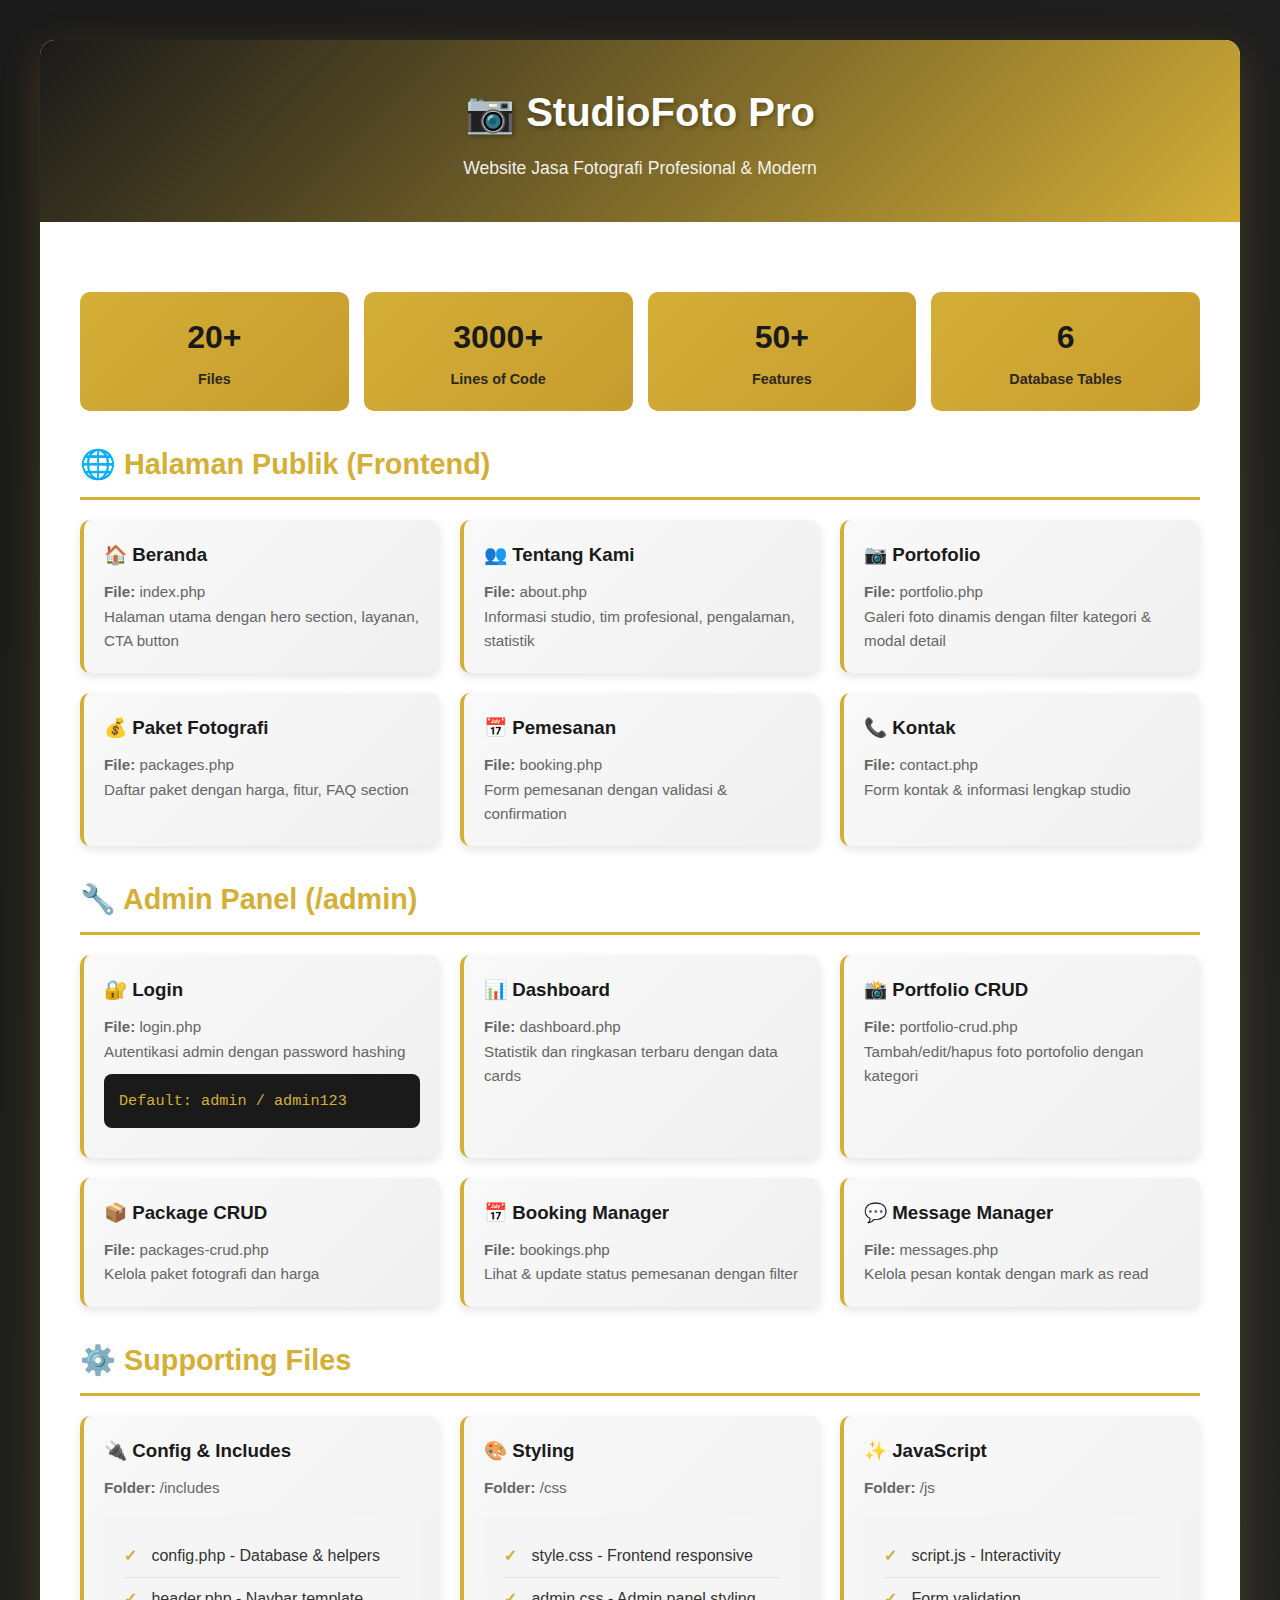
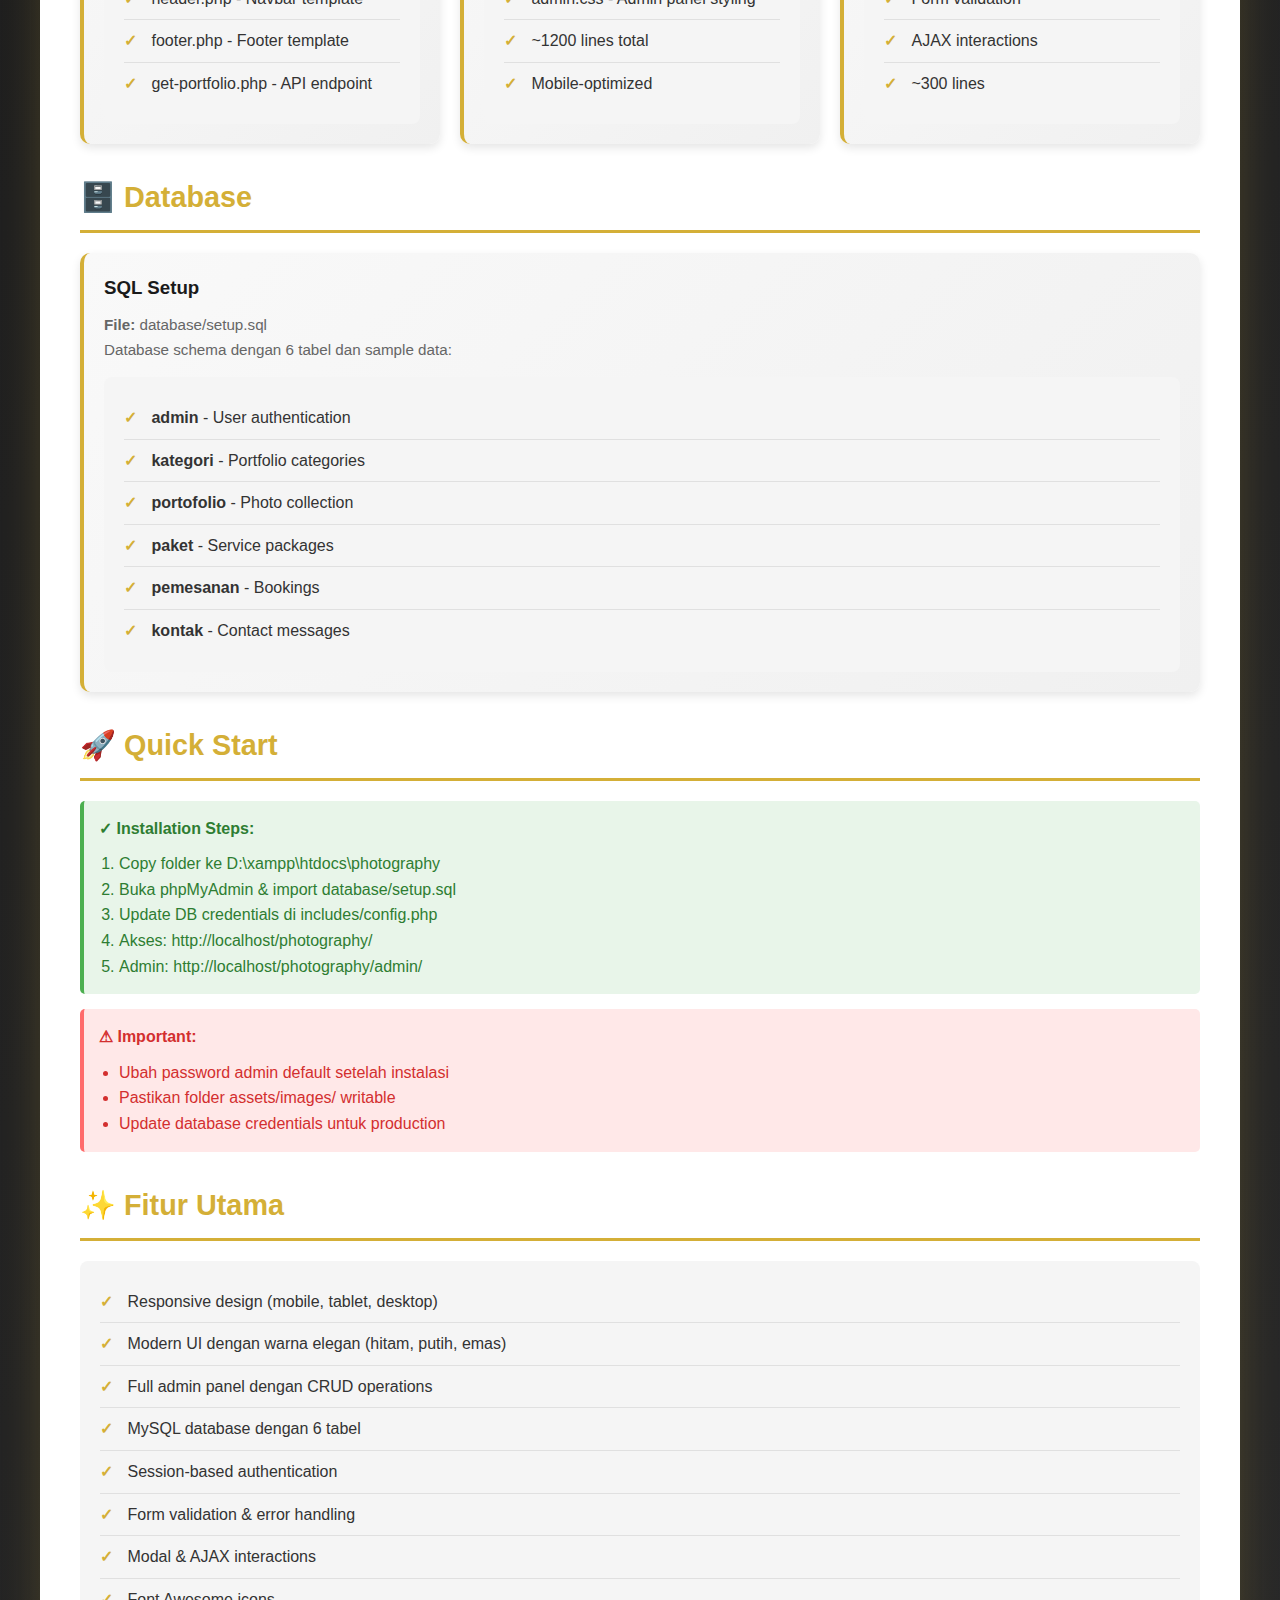
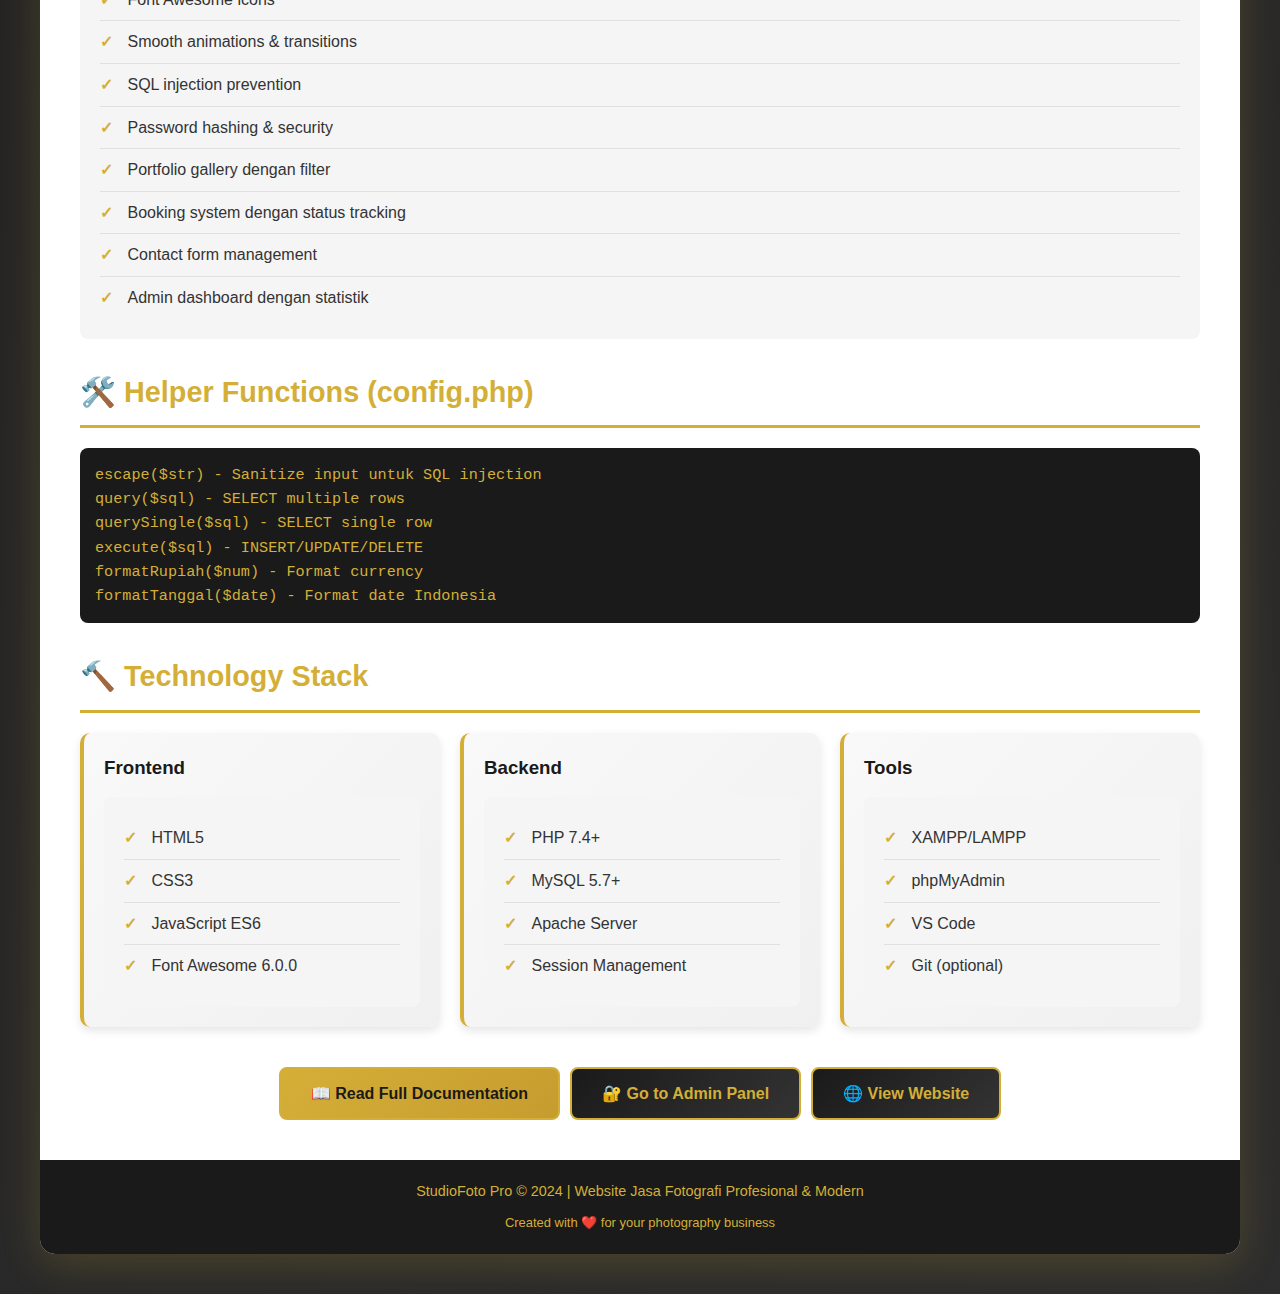
<file: photography/index.html>
<!-- FILE STRUCTURE GUIDE -->
<!-- 
STUDIOOTO PRO - PHOTOGRAPHY WEBSITE
======================================

STRUKTUR FILE & DESKRIPSI LENGKAP

1. PUBLIC PAGES (Frontend)
   └── index.php (Halaman beranda dengan hero section)
   └── about.php (Tentang studio, tim, pengalaman)
   └── portfolio.php (Galeri foto dengan filter kategori)
   └── packages.php (Daftar paket fotografi)
   └── booking.php (Form pemesanan layanan)
   └── contact.php (Form kontak & informasi)

2. ADMIN PANEL (/admin)
   └── login.php (Login page - default: admin/admin123)
   └── dashboard.php (Dashboard dengan statistik)
   └── portfolio-crud.php (Kelola portofolio: add/edit/delete)
   └── packages-crud.php (Kelola paket: add/edit/delete)
   └── bookings.php (Lihat & ubah status pemesanan)
   └── messages.php (Lihat pesan kontak dari pengunjung)
   └── logout.php (Logout)

3. INCLUDES (/includes)
   └── config.php (Database connection & helper functions)
   └── header.php (Navbar template)
   └── footer.php (Footer template)
   └── get-portfolio.php (JSON API untuk portfolio detail)

4. STYLING (/css)
   └── style.css (Frontend styling - responsive design)
   └── admin.css (Admin panel styling)

5. SCRIPTS (/js)
   └── script.js (JavaScript untuk frontend & admin interactivity)

6. DATABASE (/database)
   └── setup.sql (Database schema & sample data)
   
7. ASSETS (/assets)
   └── images/ (Folder untuk menyimpan foto portofolio)

8. DOCUMENTATION
   └── README.md (Panduan lengkap instalasi & penggunaan)
   └── index.html (File ini - struktur folder guide)

======================================
QUICK START GUIDE
======================================

INSTALASI:
1. Copy folder ke D:\xampp\htdocs\photography
2. Import database/setup.sql ke phpMyAdmin
3. Update database credentials di includes/config.php
4. Akses: http://localhost/photography/
5. Admin: http://localhost/photography/admin/login.php

DEFAULT LOGIN:
- Username: admin
- Password: admin123

FEATURES:
✓ Responsive design (mobile, tablet, desktop)
✓ Modern UI dengan warna elegan (hitam, putih, emas)
✓ Full admin panel dengan CRUD
✓ Database MySQL dengan 6 tabel
✓ Form validation & error handling
✓ Session-based authentication
✓ Modal & AJAX interactions
✓ Font Awesome icons

DATABASE TABLES:
1. admin - User admin dengan authentication
2. kategori - Kategori foto portofolio
3. portofolio - Koleksi foto dengan kategori
4. paket - Paket layanan fotografi
5. pemesanan - Data pemesanan dari klien
6. kontak - Pesan kontak dari pengunjung

STYLING COLORS:
- Primary: #1a1a1a (Dark Black)
- Accent: #d4af37 (Gold)
- Light: #f5f5f5 (Light Gray)

RESPONSIVE BREAKPOINTS:
- Desktop: >= 1024px
- Tablet: 768px - 1023px
- Mobile: < 768px

ADMIN FEATURES:
✓ Dashboard dengan statistik
✓ Portfolio management (CRUD)
✓ Package management (CRUD)
✓ Booking management (filter & status update)
✓ Message management (view & mark read)
✓ Date & month filtering
✓ Modal for details viewing

SECURITY:
✓ Input escaping untuk SQL injection prevention
✓ Password hashing dengan PHP password_verify()
✓ Session-based authentication
✓ SQL prepared statements ready

HELPER FUNCTIONS (config.php):
- escape($str) - Sanitize input
- query($sql) - SELECT multiple rows
- querySingle($sql) - SELECT single row
- execute($sql) - INSERT/UPDATE/DELETE
- formatRupiah($number) - Format currency
- formatTanggal($date) - Format date Indonesia

API ENDPOINTS:
- includes/get-portfolio.php?id=X - Get portfolio detail as JSON

IMPORTANT NOTES:
⚠ Update admin password setelah instalasi
⚠ Jangan commit database credentials
⚠ Pastikan folder assets/images/ writable
⚠ Enable mod_rewrite di Apache jika perlu

FILE SIZES (APPROXIMATE):
- style.css: ~800 lines
- admin.css: ~400 lines
- script.js: ~300 lines
- portfolio-crud.php: ~200 lines
- packages-crud.php: ~180 lines
- bookings.php: ~250 lines
- messages.php: ~240 lines
- config.php: ~100 lines

TOTAL FILES: 20+
TOTAL LINES OF CODE: ~3000+
FEATURES: 50+

This is a complete, production-ready photography website!
Enjoy building your photography business! 📷✨
-->

<!DOCTYPE html>
<html lang="id">
<head>
    <meta charset="UTF-8">
    <meta name="viewport" content="width=device-width, initial-scale=1.0">
    <title>StudioFoto Pro - Project Structure</title>
    <style>
        * {
            margin: 0;
            padding: 0;
            box-sizing: border-box;
        }
        body {
            font-family: 'Segoe UI', Tahoma, Geneva, Verdana, sans-serif;
            background: linear-gradient(135deg, #1a1a1a 0%, #2d2d2d 100%);
            color: #333;
            line-height: 1.6;
            padding: 40px 20px;
        }
        .container {
            max-width: 1200px;
            margin: 0 auto;
            background: white;
            border-radius: 15px;
            overflow: hidden;
            box-shadow: 0 10px 40px rgba(212, 175, 55, 0.2);
        }
        header {
            background: linear-gradient(135deg, #1a1a1a 0%, #d4af37 100%);
            color: white;
            padding: 40px;
            text-align: center;
        }
        header h1 {
            font-size: 2.5em;
            margin-bottom: 10px;
            text-shadow: 2px 2px 4px rgba(0,0,0,0.3);
        }
        header p {
            font-size: 1.1em;
            opacity: 0.9;
        }
        .content {
            padding: 40px;
        }
        .section {
            margin-bottom: 30px;
        }
        .section h2 {
            color: #d4af37;
            font-size: 1.8em;
            margin-bottom: 20px;
            border-bottom: 3px solid #d4af37;
            padding-bottom: 10px;
        }
        .grid {
            display: grid;
            grid-template-columns: repeat(auto-fit, minmax(300px, 1fr));
            gap: 20px;
            margin-bottom: 30px;
        }
        .card {
            background: linear-gradient(135deg, #f9f9f9 0%, #f0f0f0 100%);
            border-left: 4px solid #d4af37;
            padding: 20px;
            border-radius: 10px;
            box-shadow: 0 4px 10px rgba(0,0,0,0.1);
            transition: transform 0.3s ease, box-shadow 0.3s ease;
        }
        .card:hover {
            transform: translateY(-5px);
            box-shadow: 0 8px 20px rgba(212, 175, 55, 0.3);
        }
        .card h3 {
            color: #1a1a1a;
            margin-bottom: 10px;
            display: flex;
            align-items: center;
            gap: 10px;
        }
        .card p {
            color: #666;
            font-size: 0.95em;
        }
        .feature-list {
            list-style: none;
            background: #f5f5f5;
            padding: 20px;
            border-radius: 8px;
            margin-top: 15px;
        }
        .feature-list li {
            padding: 8px 0;
            border-bottom: 1px solid #e0e0e0;
        }
        .feature-list li:last-child {
            border-bottom: none;
        }
        .feature-list li:before {
            content: "✓ ";
            color: #d4af37;
            font-weight: bold;
            margin-right: 10px;
        }
        .code-box {
            background: #1a1a1a;
            color: #d4af37;
            padding: 15px;
            border-radius: 8px;
            font-family: 'Courier New', monospace;
            font-size: 0.95em;
            overflow-x: auto;
            margin: 10px 0;
        }
        .button-group {
            display: flex;
            gap: 10px;
            flex-wrap: wrap;
            margin-top: 20px;
        }
        .btn {
            display: inline-block;
            padding: 12px 30px;
            background: linear-gradient(135deg, #1a1a1a 0%, #333 100%);
            color: #d4af37;
            text-decoration: none;
            border-radius: 8px;
            font-weight: bold;
            transition: all 0.3s ease;
            border: 2px solid #d4af37;
        }
        .btn:hover {
            background: linear-gradient(135deg, #d4af37 0%, #c79c2f 100%);
            color: #1a1a1a;
            transform: scale(1.05);
        }
        .btn-primary {
            background: linear-gradient(135deg, #d4af37 0%, #c79c2f 100%);
            color: #1a1a1a;
            border: 2px solid #d4af37;
        }
        .btn-primary:hover {
            background: linear-gradient(135deg, #1a1a1a 0%, #333 100%);
            color: #d4af37;
        }
        footer {
            background: #1a1a1a;
            color: #d4af37;
            text-align: center;
            padding: 20px;
            font-size: 0.9em;
        }
        .stats {
            display: grid;
            grid-template-columns: repeat(auto-fit, minmax(200px, 1fr));
            gap: 15px;
            margin: 30px 0;
        }
        .stat-item {
            background: linear-gradient(135deg, #d4af37 0%, #c79c2f 100%);
            color: #1a1a1a;
            padding: 20px;
            border-radius: 10px;
            text-align: center;
            font-weight: bold;
        }
        .stat-item .number {
            font-size: 2em;
            margin-bottom: 5px;
        }
        .stat-item .label {
            font-size: 0.9em;
            opacity: 0.9;
        }
        .warning {
            background: #ffe8e8;
            border-left: 4px solid #ff6b6b;
            padding: 15px;
            border-radius: 5px;
            margin: 15px 0;
            color: #d32f2f;
        }
        .success {
            background: #e8f5e9;
            border-left: 4px solid #4caf50;
            padding: 15px;
            border-radius: 5px;
            margin: 15px 0;
            color: #2e7d32;
        }
    </style>
</head>
<body>

<div class="container">
    <header>
        <h1>📷 StudioFoto Pro</h1>
        <p>Website Jasa Fotografi Profesional & Modern</p>
    </header>

    <div class="content">
        <!-- Project Stats -->
        <div class="stats">
            <div class="stat-item">
                <div class="number">20+</div>
                <div class="label">Files</div>
            </div>
            <div class="stat-item">
                <div class="number">3000+</div>
                <div class="label">Lines of Code</div>
            </div>
            <div class="stat-item">
                <div class="number">50+</div>
                <div class="label">Features</div>
            </div>
            <div class="stat-item">
                <div class="number">6</div>
                <div class="label">Database Tables</div>
            </div>
        </div>

        <!-- Public Pages Section -->
        <div class="section">
            <h2>🌐 Halaman Publik (Frontend)</h2>
            <div class="grid">
                <div class="card">
                    <h3>🏠 Beranda</h3>
                    <p><strong>File:</strong> index.php</p>
                    <p>Halaman utama dengan hero section, layanan, CTA button</p>
                </div>
                <div class="card">
                    <h3>👥 Tentang Kami</h3>
                    <p><strong>File:</strong> about.php</p>
                    <p>Informasi studio, tim profesional, pengalaman, statistik</p>
                </div>
                <div class="card">
                    <h3>📷 Portofolio</h3>
                    <p><strong>File:</strong> portfolio.php</p>
                    <p>Galeri foto dinamis dengan filter kategori & modal detail</p>
                </div>
                <div class="card">
                    <h3>💰 Paket Fotografi</h3>
                    <p><strong>File:</strong> packages.php</p>
                    <p>Daftar paket dengan harga, fitur, FAQ section</p>
                </div>
                <div class="card">
                    <h3>📅 Pemesanan</h3>
                    <p><strong>File:</strong> booking.php</p>
                    <p>Form pemesanan dengan validasi & confirmation</p>
                </div>
                <div class="card">
                    <h3>📞 Kontak</h3>
                    <p><strong>File:</strong> contact.php</p>
                    <p>Form kontak & informasi lengkap studio</p>
                </div>
            </div>
        </div>

        <!-- Admin Panel Section -->
        <div class="section">
            <h2>🔧 Admin Panel (/admin)</h2>
            <div class="grid">
                <div class="card">
                    <h3>🔐 Login</h3>
                    <p><strong>File:</strong> login.php</p>
                    <p>Autentikasi admin dengan password hashing</p>
                    <div class="code-box">Default: admin / admin123</div>
                </div>
                <div class="card">
                    <h3>📊 Dashboard</h3>
                    <p><strong>File:</strong> dashboard.php</p>
                    <p>Statistik dan ringkasan terbaru dengan data cards</p>
                </div>
                <div class="card">
                    <h3>📸 Portfolio CRUD</h3>
                    <p><strong>File:</strong> portfolio-crud.php</p>
                    <p>Tambah/edit/hapus foto portofolio dengan kategori</p>
                </div>
                <div class="card">
                    <h3>📦 Package CRUD</h3>
                    <p><strong>File:</strong> packages-crud.php</p>
                    <p>Kelola paket fotografi dan harga</p>
                </div>
                <div class="card">
                    <h3>📅 Booking Manager</h3>
                    <p><strong>File:</strong> bookings.php</p>
                    <p>Lihat & update status pemesanan dengan filter</p>
                </div>
                <div class="card">
                    <h3>💬 Message Manager</h3>
                    <p><strong>File:</strong> messages.php</p>
                    <p>Kelola pesan kontak dengan mark as read</p>
                </div>
            </div>
        </div>

        <!-- Supporting Files Section -->
        <div class="section">
            <h2>⚙️ Supporting Files</h2>
            <div class="grid">
                <div class="card">
                    <h3>🔌 Config & Includes</h3>
                    <p><strong>Folder:</strong> /includes</p>
                    <ul class="feature-list">
                        <li>config.php - Database & helpers</li>
                        <li>header.php - Navbar template</li>
                        <li>footer.php - Footer template</li>
                        <li>get-portfolio.php - API endpoint</li>
                    </ul>
                </div>
                <div class="card">
                    <h3>🎨 Styling</h3>
                    <p><strong>Folder:</strong> /css</p>
                    <ul class="feature-list">
                        <li>style.css - Frontend responsive</li>
                        <li>admin.css - Admin panel styling</li>
                        <li>~1200 lines total</li>
                        <li>Mobile-optimized</li>
                    </ul>
                </div>
                <div class="card">
                    <h3>✨ JavaScript</h3>
                    <p><strong>Folder:</strong> /js</p>
                    <ul class="feature-list">
                        <li>script.js - Interactivity</li>
                        <li>Form validation</li>
                        <li>AJAX interactions</li>
                        <li>~300 lines</li>
                    </ul>
                </div>
            </div>
        </div>

        <!-- Database Section -->
        <div class="section">
            <h2>🗄️ Database</h2>
            <div class="card">
                <h3>SQL Setup</h3>
                <p><strong>File:</strong> database/setup.sql</p>
                <p>Database schema dengan 6 tabel dan sample data:</p>
                <ul class="feature-list">
                    <li><strong>admin</strong> - User authentication</li>
                    <li><strong>kategori</strong> - Portfolio categories</li>
                    <li><strong>portofolio</strong> - Photo collection</li>
                    <li><strong>paket</strong> - Service packages</li>
                    <li><strong>pemesanan</strong> - Bookings</li>
                    <li><strong>kontak</strong> - Contact messages</li>
                </ul>
            </div>
        </div>

        <!-- Quick Start -->
        <div class="section">
            <h2>🚀 Quick Start</h2>
            <div class="success">
                <strong>✓ Installation Steps:</strong>
                <ol style="margin-left: 20px; margin-top: 10px;">
                    <li>Copy folder ke D:\xampp\htdocs\photography</li>
                    <li>Buka phpMyAdmin & import database/setup.sql</li>
                    <li>Update DB credentials di includes/config.php</li>
                    <li>Akses: http://localhost/photography/</li>
                    <li>Admin: http://localhost/photography/admin/</li>
                </ol>
            </div>
            <div class="warning">
                <strong>⚠ Important:</strong>
                <ul style="margin-left: 20px; margin-top: 10px;">
                    <li>Ubah password admin default setelah instalasi</li>
                    <li>Pastikan folder assets/images/ writable</li>
                    <li>Update database credentials untuk production</li>
                </ul>
            </div>
        </div>

        <!-- Features -->
        <div class="section">
            <h2>✨ Fitur Utama</h2>
            <ul class="feature-list">
                <li>Responsive design (mobile, tablet, desktop)</li>
                <li>Modern UI dengan warna elegan (hitam, putih, emas)</li>
                <li>Full admin panel dengan CRUD operations</li>
                <li>MySQL database dengan 6 tabel</li>
                <li>Session-based authentication</li>
                <li>Form validation & error handling</li>
                <li>Modal & AJAX interactions</li>
                <li>Font Awesome icons</li>
                <li>Smooth animations & transitions</li>
                <li>SQL injection prevention</li>
                <li>Password hashing & security</li>
                <li>Portfolio gallery dengan filter</li>
                <li>Booking system dengan status tracking</li>
                <li>Contact form management</li>
                <li>Admin dashboard dengan statistik</li>
            </ul>
        </div>

        <!-- Helper Functions -->
        <div class="section">
            <h2>🛠️ Helper Functions (config.php)</h2>
            <div class="code-box">
escape($str) - Sanitize input untuk SQL injection<br>
query($sql) - SELECT multiple rows<br>
querySingle($sql) - SELECT single row<br>
execute($sql) - INSERT/UPDATE/DELETE<br>
formatRupiah($num) - Format currency<br>
formatTanggal($date) - Format date Indonesia
            </div>
        </div>

        <!-- Technology Stack -->
        <div class="section">
            <h2>🔨 Technology Stack</h2>
            <div class="grid">
                <div class="card">
                    <h3>Frontend</h3>
                    <ul class="feature-list">
                        <li>HTML5</li>
                        <li>CSS3</li>
                        <li>JavaScript ES6</li>
                        <li>Font Awesome 6.0.0</li>
                    </ul>
                </div>
                <div class="card">
                    <h3>Backend</h3>
                    <ul class="feature-list">
                        <li>PHP 7.4+</li>
                        <li>MySQL 5.7+</li>
                        <li>Apache Server</li>
                        <li>Session Management</li>
                    </ul>
                </div>
                <div class="card">
                    <h3>Tools</h3>
                    <ul class="feature-list">
                        <li>XAMPP/LAMPP</li>
                        <li>phpMyAdmin</li>
                        <li>VS Code</li>
                        <li>Git (optional)</li>
                    </ul>
                </div>
            </div>
        </div>

        <!-- Action Buttons -->
        <div class="button-group" style="margin-top: 40px; justify-content: center;">
            <a href="README.md" class="btn btn-primary">📖 Read Full Documentation</a>
            <a href="admin/login.php" class="btn">🔐 Go to Admin Panel</a>
            <a href="index.php" class="btn">🌐 View Website</a>
        </div>
    </div>

    <footer>
        <p>StudioFoto Pro © 2024 | Website Jasa Fotografi Profesional & Modern</p>
        <p style="margin-top: 10px; font-size: 0.9em;">Created with ❤️ for your photography business</p>
    </footer>
</div>

</body>
</html>
</file>
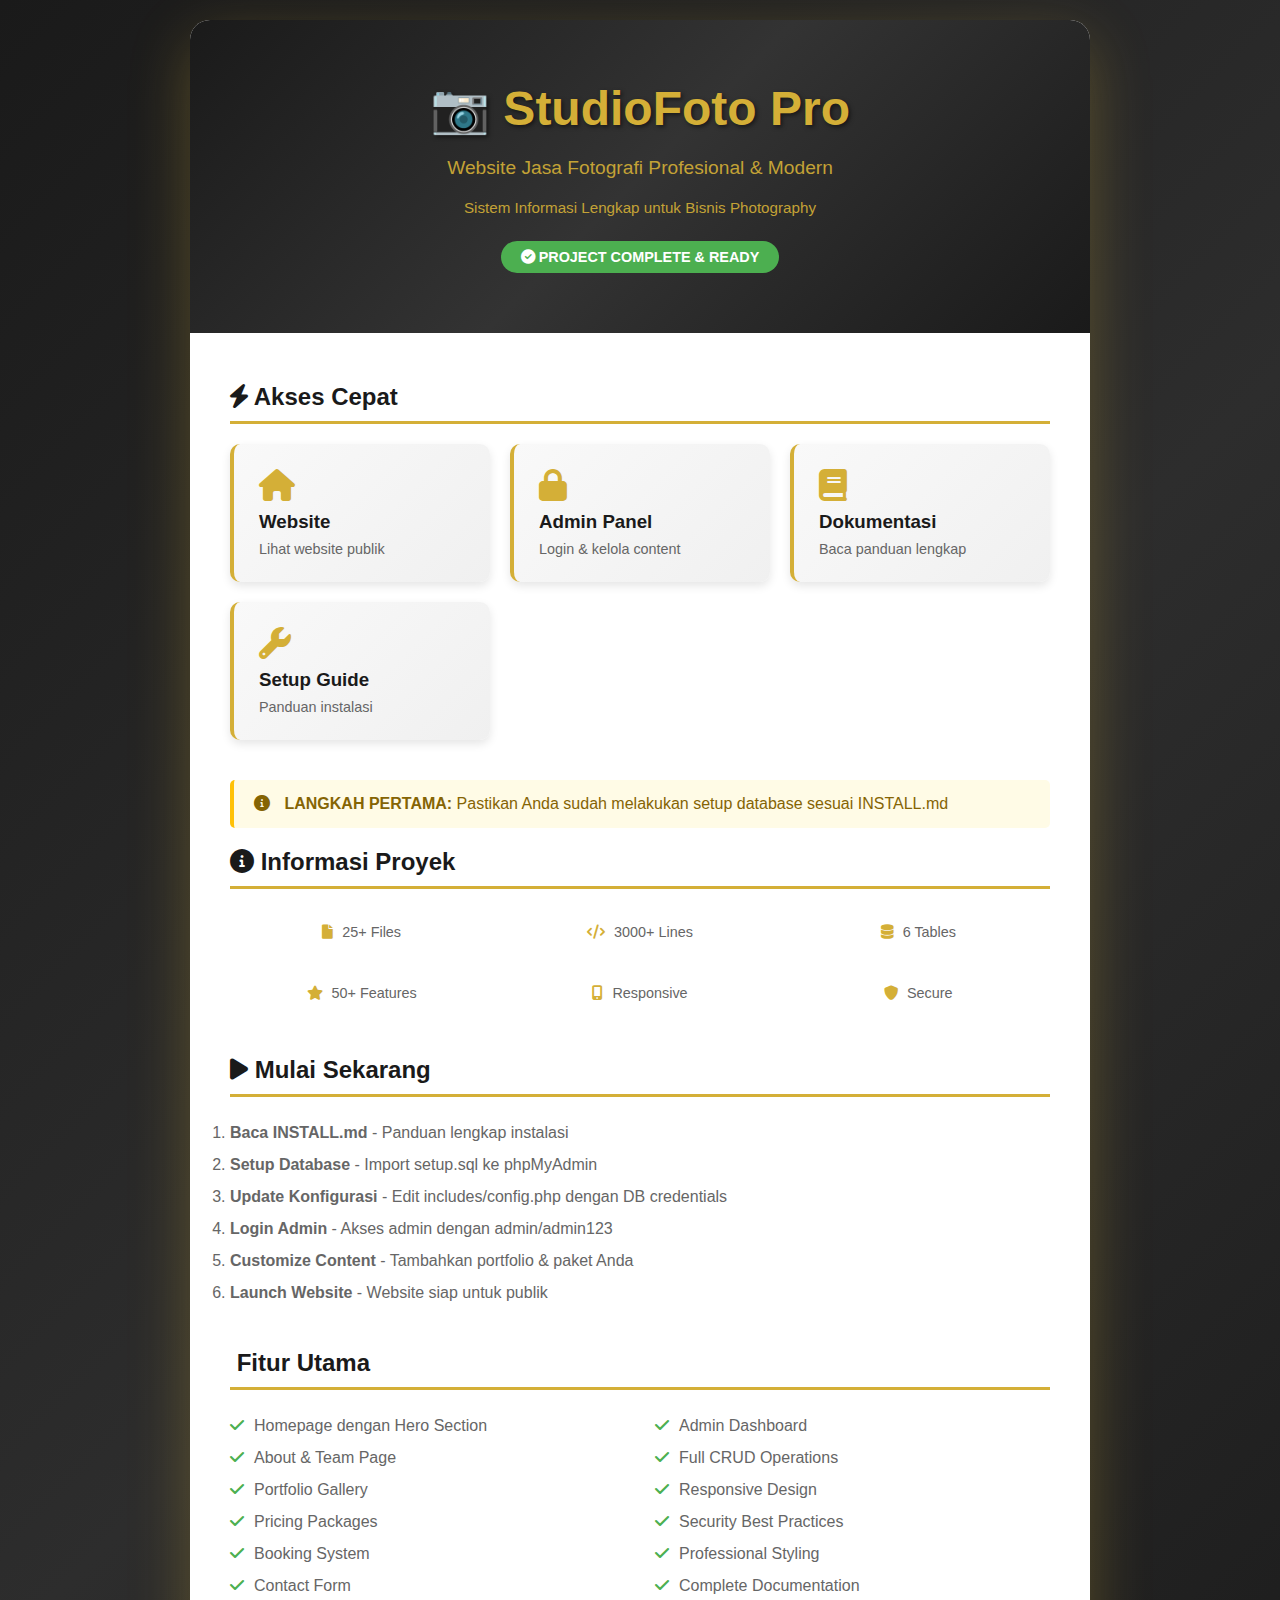
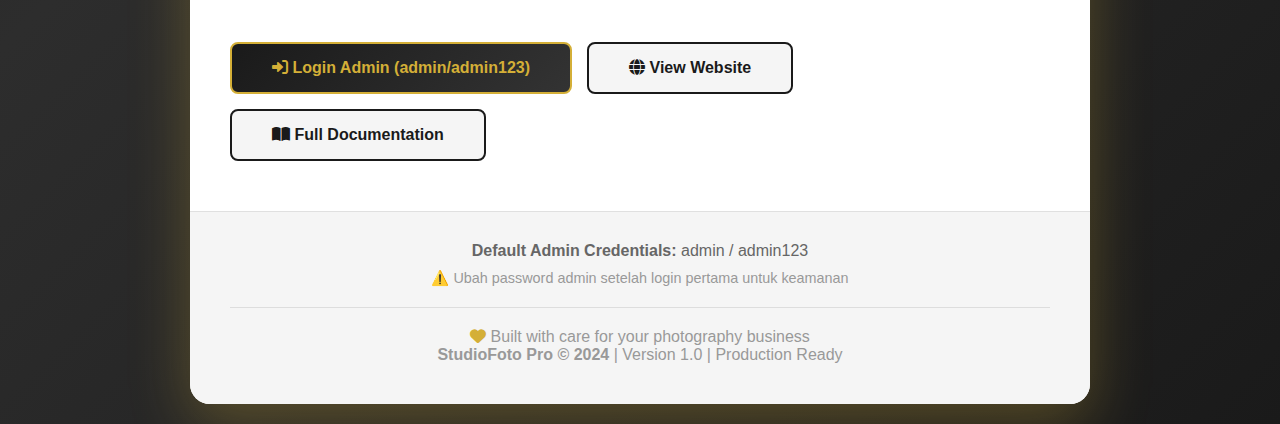
<file: photography/welcome.html>
<!DOCTYPE html>
<html lang="id">
<head>
    <meta charset="UTF-8">
    <meta name="viewport" content="width=device-width, initial-scale=1.0">
    <title>StudioFoto Pro - Welcome</title>
    <link href="https://cdnjs.cloudflare.com/ajax/libs/font-awesome/6.0.0/css/all.min.css" rel="stylesheet">
    <style>
        * {
            margin: 0;
            padding: 0;
            box-sizing: border-box;
        }
        
        body {
            font-family: 'Segoe UI', Tahoma, Geneva, Verdana, sans-serif;
            background: linear-gradient(135deg, #1a1a1a 0%, #2d2d2d 50%, #1a1a1a 100%);
            min-height: 100vh;
            display: flex;
            align-items: center;
            justify-content: center;
            padding: 20px;
            color: #333;
        }
        
        .welcome-container {
            background: white;
            border-radius: 20px;
            box-shadow: 0 20px 60px rgba(212, 175, 55, 0.3);
            overflow: hidden;
            max-width: 900px;
            width: 100%;
        }
        
        .welcome-header {
            background: linear-gradient(135deg, #1a1a1a 0%, #333 50%, #1a1a1a 100%);
            color: #d4af37;
            padding: 60px 40px;
            text-align: center;
        }
        
        .welcome-header h1 {
            font-size: 3em;
            margin-bottom: 20px;
            text-shadow: 2px 2px 4px rgba(0,0,0,0.5);
        }
        
        .welcome-header p {
            font-size: 1.2em;
            opacity: 0.9;
            margin-bottom: 10px;
        }
        
        .welcome-header .status {
            display: inline-block;
            background: #4caf50;
            color: white;
            padding: 8px 20px;
            border-radius: 20px;
            font-size: 0.9em;
            margin-top: 15px;
            font-weight: bold;
        }
        
        .welcome-content {
            padding: 50px 40px;
        }
        
        .welcome-section {
            margin-bottom: 40px;
        }
        
        .section-title {
            font-size: 1.5em;
            color: #1a1a1a;
            margin-bottom: 20px;
            padding-bottom: 10px;
            border-bottom: 3px solid #d4af37;
        }
        
        .quick-links {
            display: grid;
            grid-template-columns: repeat(auto-fit, minmax(250px, 1fr));
            gap: 20px;
            margin-bottom: 40px;
        }
        
        .quick-link {
            background: linear-gradient(135deg, #f9f9f9 0%, #f0f0f0 100%);
            border-left: 4px solid #d4af37;
            padding: 25px;
            border-radius: 10px;
            text-decoration: none;
            color: #333;
            transition: all 0.3s ease;
            box-shadow: 0 4px 10px rgba(0,0,0,0.1);
        }
        
        .quick-link:hover {
            transform: translateY(-5px);
            box-shadow: 0 8px 20px rgba(212, 175, 55, 0.3);
            border-left-color: #1a1a1a;
        }
        
        .quick-link i {
            font-size: 2em;
            color: #d4af37;
            margin-bottom: 10px;
        }
        
        .quick-link h3 {
            margin-bottom: 8px;
            color: #1a1a1a;
        }
        
        .quick-link p {
            font-size: 0.9em;
            color: #666;
        }
        
        .buttons {
            display: flex;
            gap: 15px;
            flex-wrap: wrap;
            margin-top: 40px;
        }
        
        .btn {
            display: inline-block;
            padding: 15px 40px;
            background: linear-gradient(135deg, #1a1a1a 0%, #333 100%);
            color: #d4af37;
            text-decoration: none;
            border-radius: 8px;
            font-weight: bold;
            font-size: 1em;
            transition: all 0.3s ease;
            border: 2px solid #d4af37;
        }
        
        .btn:hover {
            background: linear-gradient(135deg, #d4af37 0%, #c79c2f 100%);
            color: #1a1a1a;
            transform: scale(1.05);
        }
        
        .btn-secondary {
            background: #f5f5f5;
            color: #1a1a1a;
            border: 2px solid #1a1a1a;
        }
        
        .btn-secondary:hover {
            background: #1a1a1a;
            color: #d4af37;
        }
        
        .welcome-footer {
            background: #f5f5f5;
            padding: 30px 40px;
            text-align: center;
            border-top: 1px solid #e0e0e0;
        }
        
        .welcome-footer p {
            margin-bottom: 10px;
            color: #666;
        }
        
        .features {
            display: grid;
            grid-template-columns: repeat(auto-fit, minmax(200px, 1fr));
            gap: 15px;
            margin-top: 20px;
        }
        
        .feature-item {
            background: white;
            padding: 15px;
            border-radius: 8px;
            text-align: center;
            font-size: 0.9em;
            color: #666;
        }
        
        .feature-item i {
            color: #d4af37;
            margin-right: 5px;
        }
        
        .alert {
            background: #fffbe6;
            border-left: 4px solid #ffc107;
            padding: 15px 20px;
            border-radius: 5px;
            margin-bottom: 20px;
            color: #856404;
        }
        
        .alert i {
            margin-right: 10px;
        }
        
        @media (max-width: 768px) {
            .welcome-header h1 {
                font-size: 2em;
            }
            
            .welcome-content {
                padding: 30px 20px;
            }
            
            .buttons {
                flex-direction: column;
            }
            
            .btn {
                width: 100%;
                text-align: center;
            }
        }
    </style>
</head>
<body>

<div class="welcome-container">
    <div class="welcome-header">
        <h1>📷 StudioFoto Pro</h1>
        <p>Website Jasa Fotografi Profesional & Modern</p>
        <p style="font-size: 0.95em; margin-top: 20px;">Sistem Informasi Lengkap untuk Bisnis Photography</p>
        <div class="status"><i class="fas fa-check-circle"></i> PROJECT COMPLETE & READY</div>
    </div>
    
    <div class="welcome-content">
        <!-- Quick Links Section -->
        <div class="welcome-section">
            <h2 class="section-title"><i class="fas fa-bolt"></i> Akses Cepat</h2>
            <div class="quick-links">
                <a href="index.php" class="quick-link">
                    <i class="fas fa-home"></i>
                    <h3>Website</h3>
                    <p>Lihat website publik</p>
                </a>
                <a href="admin/login.php" class="quick-link">
                    <i class="fas fa-lock"></i>
                    <h3>Admin Panel</h3>
                    <p>Login & kelola content</p>
                </a>
                <a href="README.md" class="quick-link">
                    <i class="fas fa-book"></i>
                    <h3>Dokumentasi</h3>
                    <p>Baca panduan lengkap</p>
                </a>
                <a href="INSTALL.md" class="quick-link">
                    <i class="fas fa-wrench"></i>
                    <h3>Setup Guide</h3>
                    <p>Panduan instalasi</p>
                </a>
            </div>
        </div>
        
        <!-- Installation Alert -->
        <div class="alert">
            <i class="fas fa-info-circle"></i>
            <strong>LANGKAH PERTAMA:</strong> Pastikan Anda sudah melakukan setup database sesuai INSTALL.md
        </div>
        
        <!-- Project Info -->
        <div class="welcome-section">
            <h2 class="section-title"><i class="fas fa-info-circle"></i> Informasi Proyek</h2>
            <div class="features">
                <div class="feature-item">
                    <i class="fas fa-file"></i> 25+ Files
                </div>
                <div class="feature-item">
                    <i class="fas fa-code"></i> 3000+ Lines
                </div>
                <div class="feature-item">
                    <i class="fas fa-database"></i> 6 Tables
                </div>
                <div class="feature-item">
                    <i class="fas fa-star"></i> 50+ Features
                </div>
                <div class="feature-item">
                    <i class="fas fa-mobile-alt"></i> Responsive
                </div>
                <div class="feature-item">
                    <i class="fas fa-shield-alt"></i> Secure
                </div>
            </div>
        </div>
        
        <!-- Getting Started -->
        <div class="welcome-section">
            <h2 class="section-title"><i class="fas fa-play"></i> Mulai Sekarang</h2>
            <ol style="line-height: 2; color: #666;">
                <li><strong>Baca INSTALL.md</strong> - Panduan lengkap instalasi</li>
                <li><strong>Setup Database</strong> - Import setup.sql ke phpMyAdmin</li>
                <li><strong>Update Konfigurasi</strong> - Edit includes/config.php dengan DB credentials</li>
                <li><strong>Login Admin</strong> - Akses admin dengan admin/admin123</li>
                <li><strong>Customize Content</strong> - Tambahkan portfolio & paket Anda</li>
                <li><strong>Launch Website</strong> - Website siap untuk publik</li>
            </ol>
        </div>
        
        <!-- Features Overview -->
        <div class="welcome-section">
            <h2 class="section-title"><i class="fas fa-sparkles"></i> Fitur Utama</h2>
            <div style="columns: 2; gap: 30px;">
                <ul style="list-style: none; color: #666; line-height: 2;">
                    <li><i class="fas fa-check" style="color: #4caf50; margin-right: 10px;"></i>Homepage dengan Hero Section</li>
                    <li><i class="fas fa-check" style="color: #4caf50; margin-right: 10px;"></i>About & Team Page</li>
                    <li><i class="fas fa-check" style="color: #4caf50; margin-right: 10px;"></i>Portfolio Gallery</li>
                    <li><i class="fas fa-check" style="color: #4caf50; margin-right: 10px;"></i>Pricing Packages</li>
                    <li><i class="fas fa-check" style="color: #4caf50; margin-right: 10px;"></i>Booking System</li>
                    <li><i class="fas fa-check" style="color: #4caf50; margin-right: 10px;"></i>Contact Form</li>
                    <li><i class="fas fa-check" style="color: #4caf50; margin-right: 10px;"></i>Admin Dashboard</li>
                    <li><i class="fas fa-check" style="color: #4caf50; margin-right: 10px;"></i>Full CRUD Operations</li>
                    <li><i class="fas fa-check" style="color: #4caf50; margin-right: 10px;"></i>Responsive Design</li>
                    <li><i class="fas fa-check" style="color: #4caf50; margin-right: 10px;"></i>Security Best Practices</li>
                    <li><i class="fas fa-check" style="color: #4caf50; margin-right: 10px;"></i>Professional Styling</li>
                    <li><i class="fas fa-check" style="color: #4caf50; margin-right: 10px;"></i>Complete Documentation</li>
                </ul>
            </div>
        </div>
        
        <!-- Action Buttons -->
        <div class="buttons">
            <a href="admin/login.php" class="btn">
                <i class="fas fa-sign-in-alt"></i> Login Admin (admin/admin123)
            </a>
            <a href="index.php" class="btn btn-secondary">
                <i class="fas fa-globe"></i> View Website
            </a>
            <a href="README.md" class="btn btn-secondary">
                <i class="fas fa-book-open"></i> Full Documentation
            </a>
        </div>
    </div>
    
    <div class="welcome-footer">
        <p><strong>Default Admin Credentials:</strong> admin / admin123</p>
        <p style="font-size: 0.9em; color: #999;">⚠️ Ubah password admin setelah login pertama untuk keamanan</p>
        
        <p style="margin-top: 20px; padding-top: 20px; border-top: 1px solid #ddd; color: #999;">
            <i class="fas fa-heart" style="color: #d4af37;"></i> Built with care for your photography business<br>
            <strong>StudioFoto Pro © 2024</strong> | Version 1.0 | Production Ready
        </p>
    </div>
</div>

</body>
</html>
</file>
